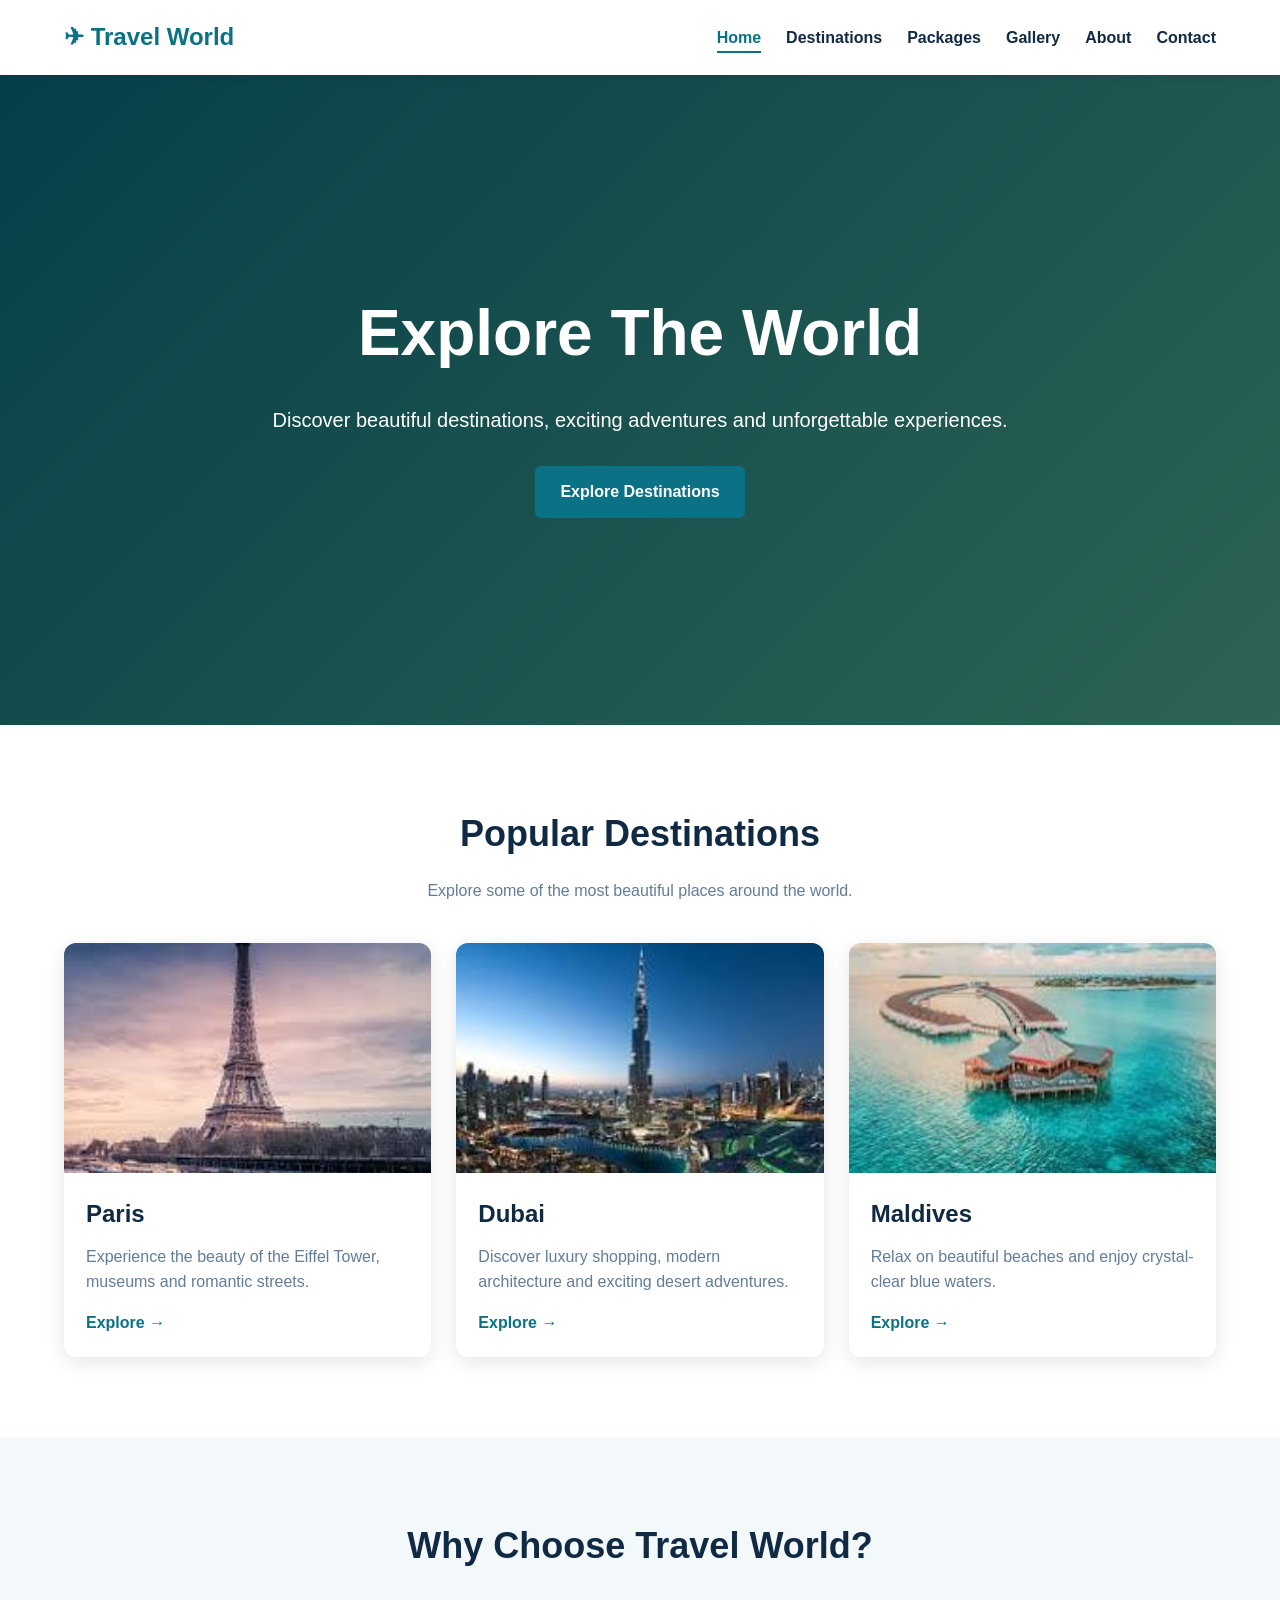
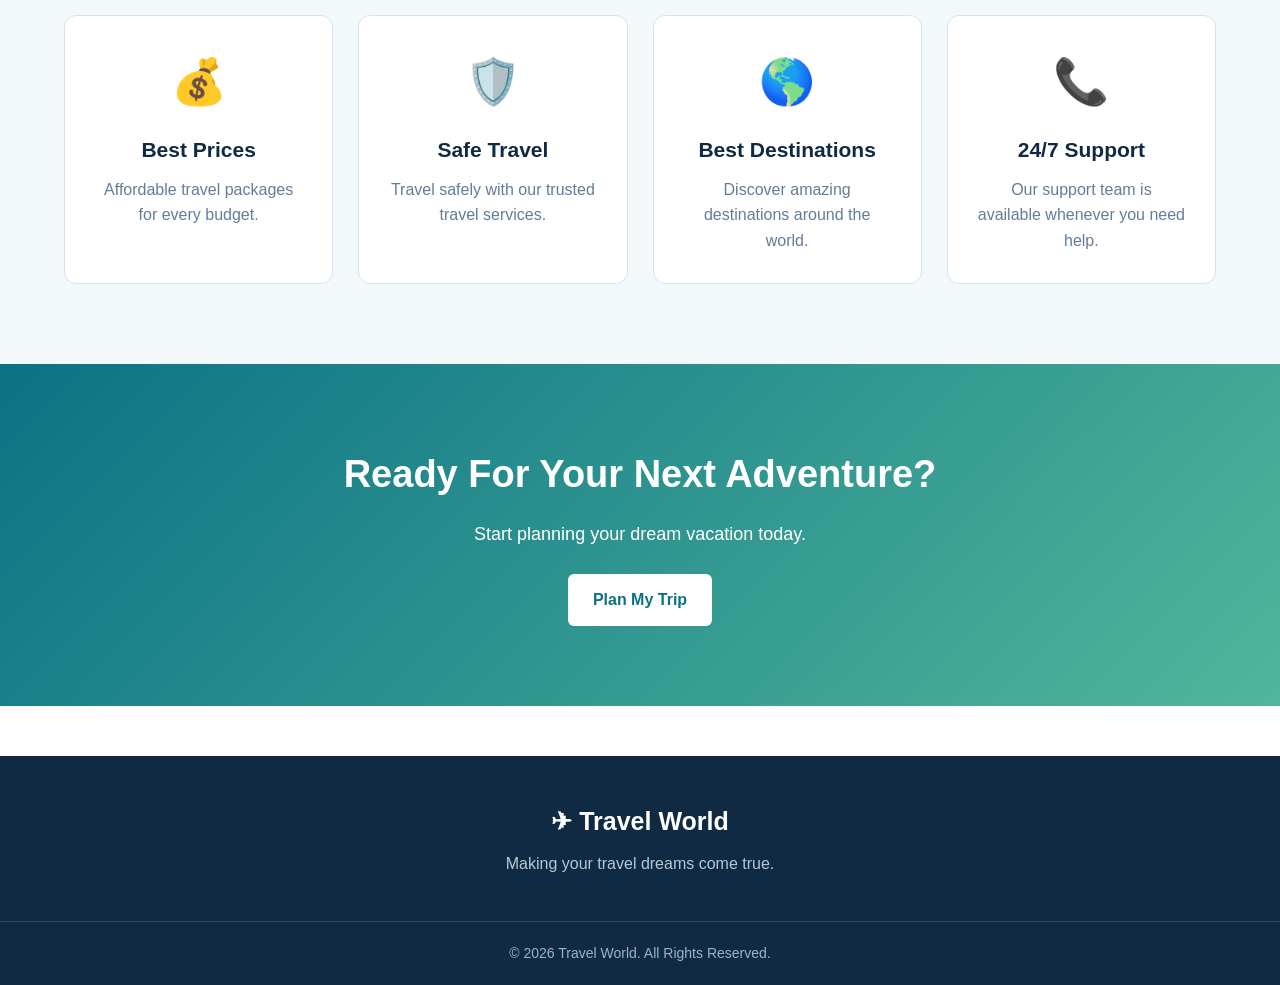
<file: index.html>
<!DOCTYPE html>
<html lang="en">

<head>
    <meta charset="UTF-8">
    <meta name="viewport" content="width=device-width, initial-scale=1.0">

    <title>Travel World | Home</title>

    <link rel="stylesheet" href="css/style.css">
</head>

<body>

    <!-- Navigation Bar -->
    <header>
        <nav class="navbar">

            <div class="logo">
                ✈ Travel World
            </div>

            <ul class="nav-links">
                <li><a href="index.html" class="active">Home</a></li>
                <li><a href="destinations.html">Destinations</a></li>
                <li><a href="packages.html">Packages</a></li>
                <li><a href="gallery.html">Gallery</a></li>
                <li><a href="about.html">About</a></li>
                <li><a href="contact.html">Contact</a></li>
            </ul>

        </nav>
    </header>


    <!-- Hero Section -->
    <section class="hero">

        <div class="hero-content">

            <h1>Explore The World</h1>

            <p>
                Discover beautiful destinations, exciting adventures
                and unforgettable experiences.
            </p>

            <a href="destinations.html" class="btn">
                Explore Destinations
            </a>

        </div>

    </section>


    <!-- Popular Destinations -->
    <section class="section">

        <h2>Popular Destinations</h2>

        <p class="section-description">
            Explore some of the most beautiful places around the world.
        </p>


        <div class="card-container">

            <!-- Paris -->
            <div class="card">

                <img src="images/paris.jpg" alt="Paris">

                <div class="card-content">

                    <h3>Paris</h3>

                    <p>
                        Experience the beauty of the Eiffel Tower,
                        museums and romantic streets.
                    </p>

                    <a href="destinations.html">
                        Explore →
                    </a>

                </div>

            </div>


            <!-- Dubai -->
            <div class="card">

                <img src="images/dubai.jpg" alt="Dubai">

                <div class="card-content">

                    <h3>Dubai</h3>

                    <p>
                        Discover luxury shopping, modern architecture
                        and exciting desert adventures.
                    </p>

                    <a href="destinations.html">
                        Explore →
                    </a>

                </div>

            </div>


            <!-- Maldives -->
            <div class="card">

                <img src="images/maldives.jpg" alt="Maldives">

                <div class="card-content">

                    <h3>Maldives</h3>

                    <p>
                        Relax on beautiful beaches and enjoy
                        crystal-clear blue waters.
                    </p>

                    <a href="destinations.html">
                        Explore →
                    </a>

                </div>

            </div>

        </div>

    </section>


    <!-- Why Choose Us -->
    <section class="features">

        <h2>Why Choose Travel World?</h2>

        <div class="feature-container">

            <div class="feature">

                <div class="feature-icon">
                    💰
                </div>

                <h3>Best Prices</h3>

                <p>
                    Affordable travel packages for every budget.
                </p>

            </div>


            <div class="feature">

                <div class="feature-icon">
                    🛡️
                </div>

                <h3>Safe Travel</h3>

                <p>
                    Travel safely with our trusted travel services.
                </p>

            </div>


            <div class="feature">

                <div class="feature-icon">
                    🌎
                </div>

                <h3>Best Destinations</h3>

                <p>
                    Discover amazing destinations around the world.
                </p>

            </div>


            <div class="feature">

                <div class="feature-icon">
                    📞
                </div>

                <h3>24/7 Support</h3>

                <p>
                    Our support team is available whenever you need help.
                </p>

            </div>

        </div>

    </section>


    <!-- Call To Action -->
    <section class="cta">

        <h2>Ready For Your Next Adventure?</h2>

        <p>
            Start planning your dream vacation today.
        </p>

        <a href="contact.html" class="btn">
            Plan My Trip
        </a>

    </section>


    <!-- Footer -->
    <footer>

        <div class="footer-content">

            <h3>✈ Travel World</h3>

            <p>
                Making your travel dreams come true.
            </p>

        </div>

        <div class="footer-bottom">

            <p>
                © 2026 Travel World. All Rights Reserved.
            </p>

        </div>

    </footer>

</body>

</html>
</file>
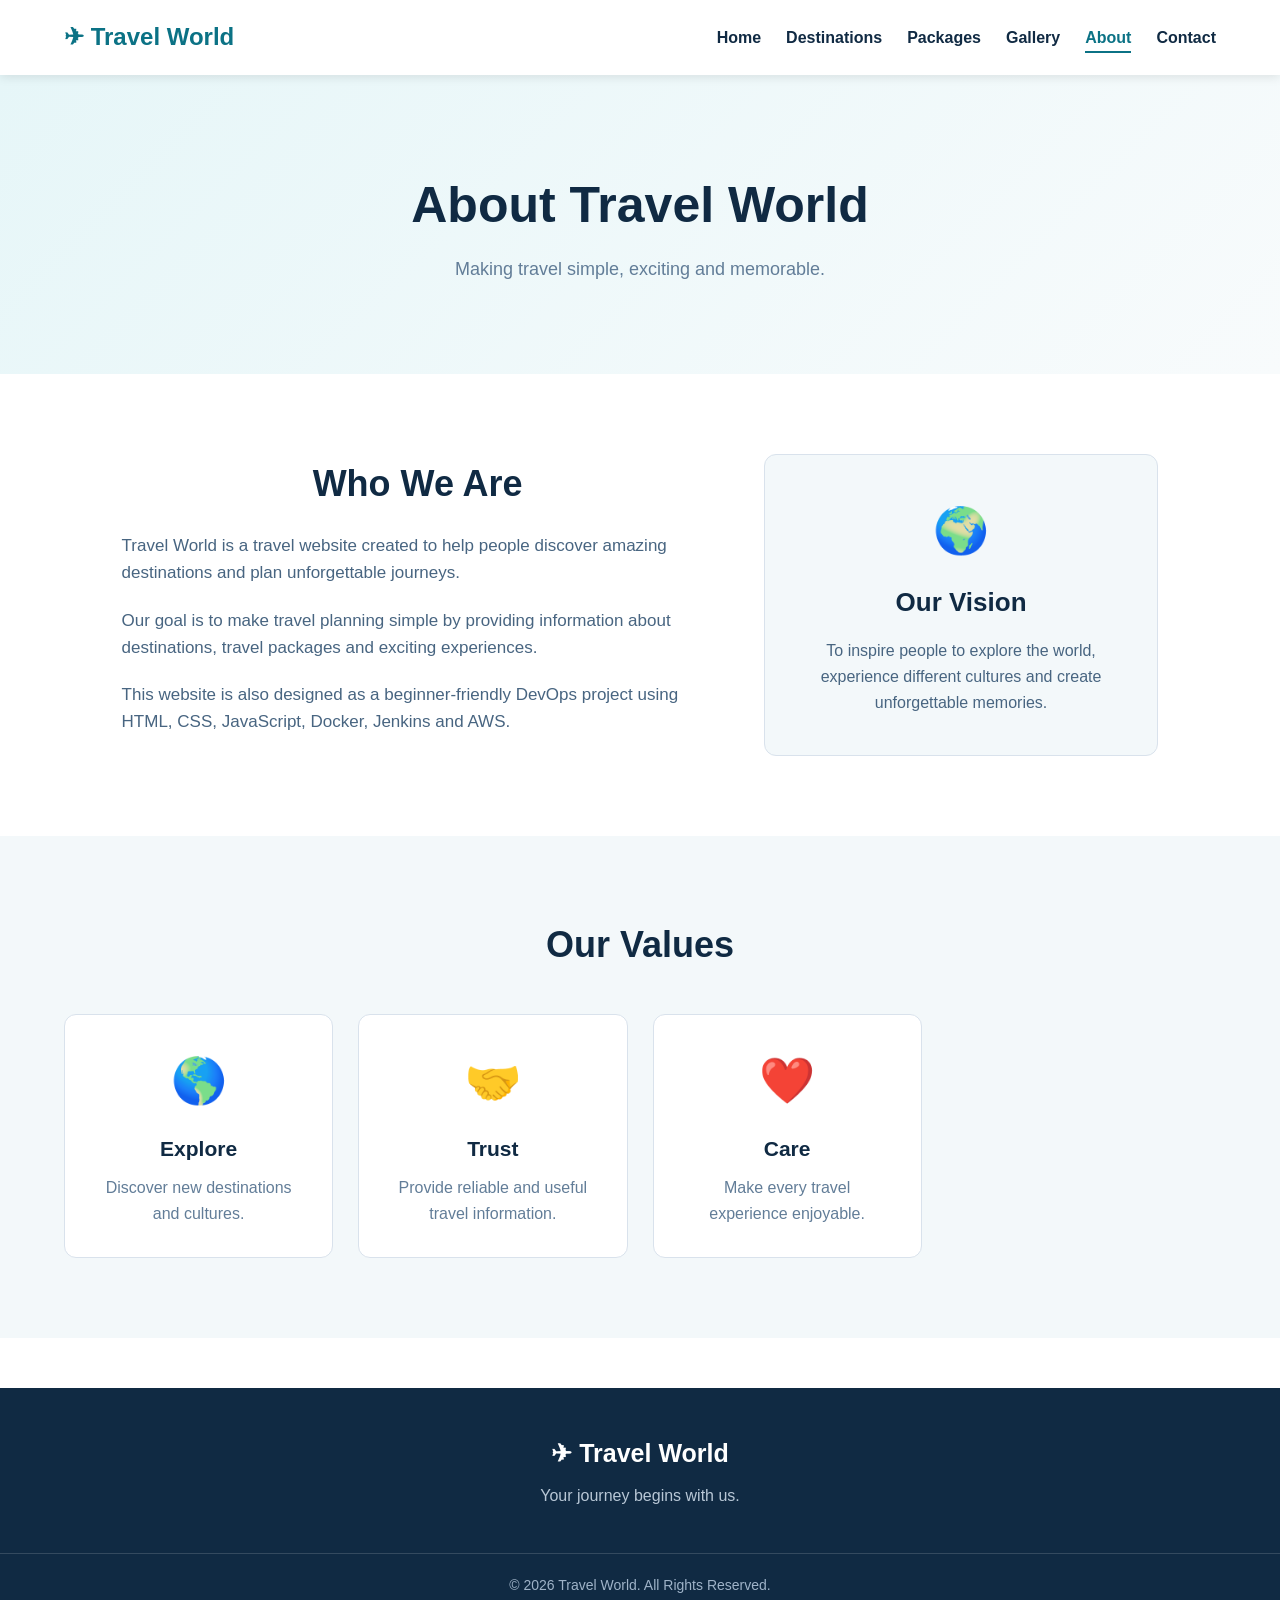
<file: about.html>
<!DOCTYPE html>
<html lang="en">

<head>

    <meta charset="UTF-8">

    <meta name="viewport" content="width=device-width, initial-scale=1.0">

    <title>Travel World | About</title>

    <link rel="stylesheet" href="css/style.css">

</head>

<body>


    <!-- Navigation -->
    <header>

        <nav class="navbar">

            <div class="logo">
                ✈ Travel World
            </div>

            <ul class="nav-links">

                <li>
                    <a href="index.html">
                        Home
                    </a>
                </li>

                <li>
                    <a href="destinations.html">
                        Destinations
                    </a>
                </li>

                <li>
                    <a href="packages.html">
                        Packages
                    </a>
                </li>

                <li>
                    <a href="gallery.html">
                        Gallery
                    </a>
                </li>

                <li>
                    <a href="about.html" class="active">
                        About
                    </a>
                </li>

                <li>
                    <a href="contact.html">
                        Contact
                    </a>
                </li>

            </ul>

        </nav>

    </header>


    <!-- Page Header -->
    <section class="page-header">

        <h1>About Travel World</h1>

        <p>
            Making travel simple, exciting and memorable.
        </p>

    </section>


    <!-- About Section -->
    <section class="section">

        <div class="about-container">


            <div class="about-text">

                <h2>Who We Are</h2>

                <p>
                    Travel World is a travel website created to help
                    people discover amazing destinations and plan
                    unforgettable journeys.
                </p>

                <p>
                    Our goal is to make travel planning simple by
                    providing information about destinations, travel
                    packages and exciting experiences.
                </p>

                <p>
                    This website is also designed as a beginner-friendly
                    DevOps project using HTML, CSS, JavaScript, Docker,
                    Jenkins and AWS.
                </p>

            </div>


            <div class="about-box">

                <div class="feature-icon">
                    🌍
                </div>

                <h3>Our Vision</h3>

                <p>
                    To inspire people to explore the world,
                    experience different cultures and create
                    unforgettable memories.
                </p>

            </div>

        </div>

    </section>


    <!-- Values -->
    <section class="features">

        <h2>Our Values</h2>


        <div class="feature-container">


            <div class="feature">

                <div class="feature-icon">
                    🌎
                </div>

                <h3>Explore</h3>

                <p>
                    Discover new destinations and cultures.
                </p>

            </div>


            <div class="feature">

                <div class="feature-icon">
                    🤝
                </div>

                <h3>Trust</h3>

                <p>
                    Provide reliable and useful travel information.
                </p>

            </div>


            <div class="feature">

                <div class="feature-icon">
                    ❤️
                </div>

                <h3>Care</h3>

                <p>
                    Make every travel experience enjoyable.
                </p>

            </div>


        </div>

    </section>


    <!-- Footer -->
    <footer>

        <div class="footer-content">

            <h3>✈ Travel World</h3>

            <p>
                Your journey begins with us.
            </p>

        </div>

        <div class="footer-bottom">

            <p>
                © 2026 Travel World. All Rights Reserved.
            </p>

        </div>

    </footer>


</body>

</html>
</file>
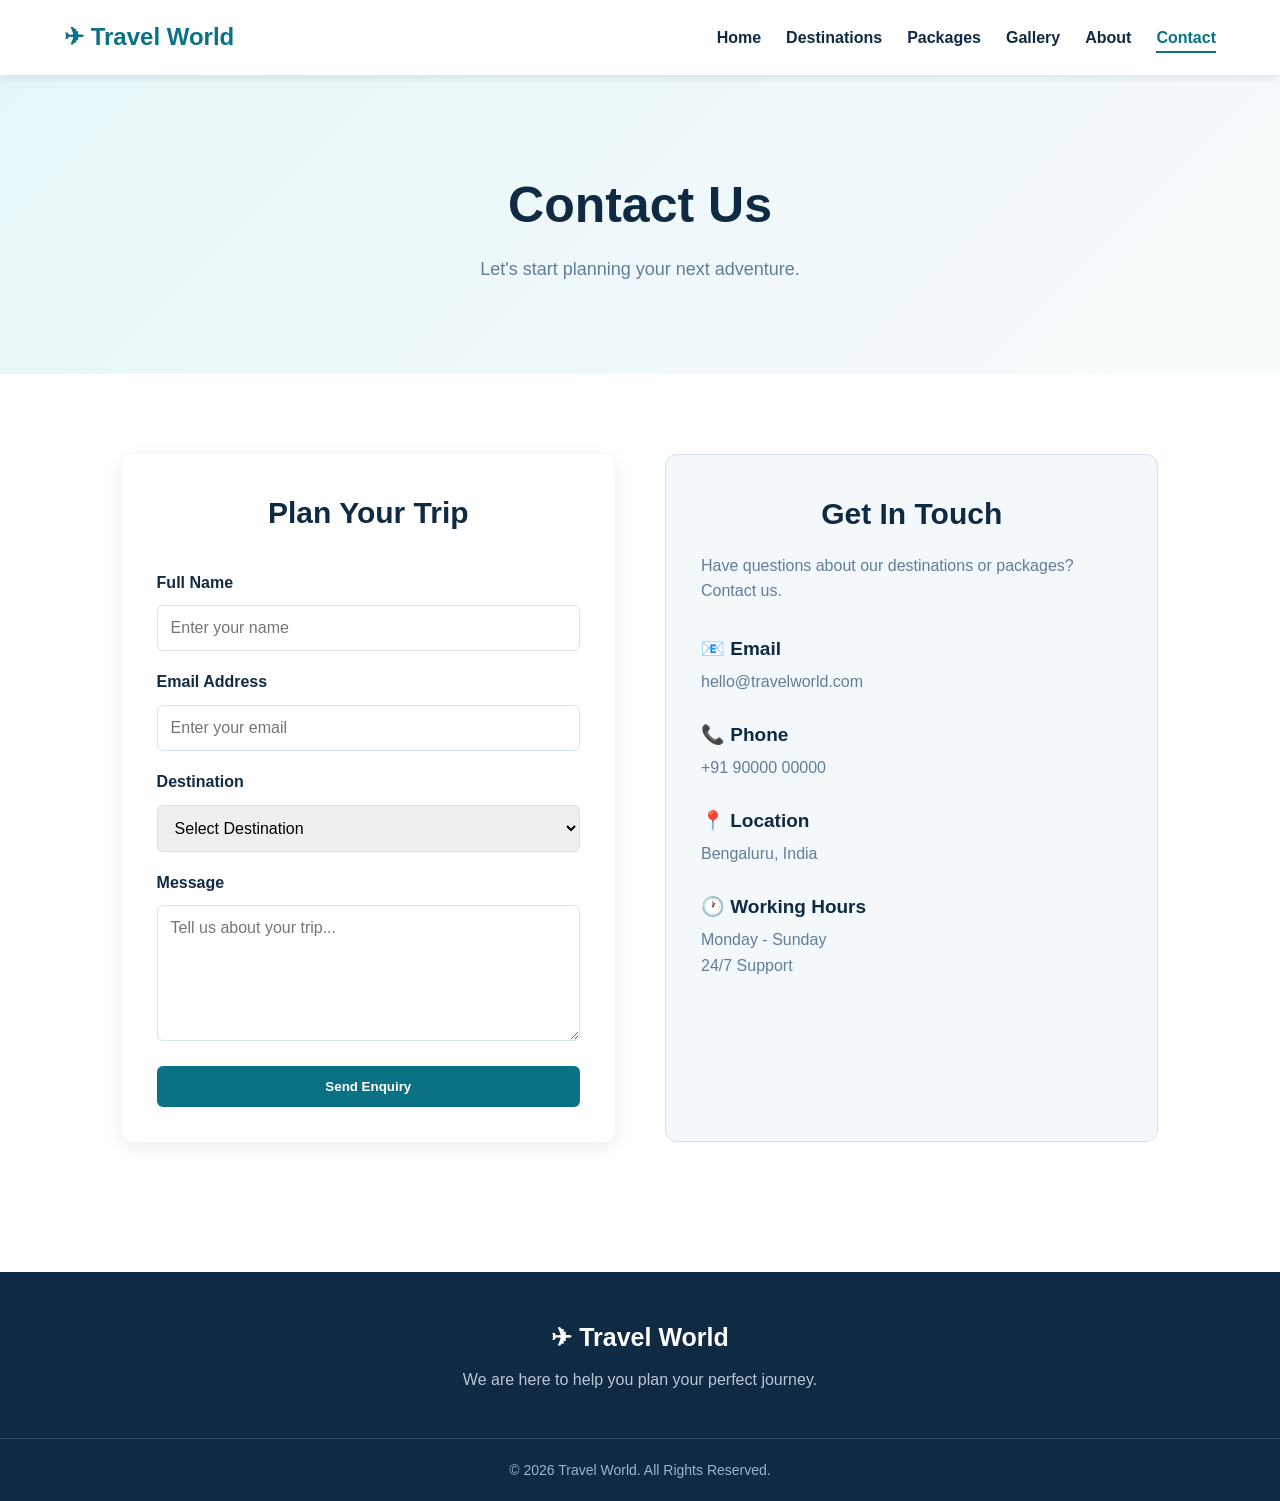
<file: contact.html>
<!DOCTYPE html>
<html lang="en">

<head>

    <meta charset="UTF-8">

    <meta name="viewport" content="width=device-width, initial-scale=1.0">

    <title>Travel World | Contact</title>

    <link rel="stylesheet" href="css/style.css">

</head>

<body>


    <!-- Navigation -->
    <header>

        <nav class="navbar">

            <div class="logo">
                ✈ Travel World
            </div>

            <ul class="nav-links">

                <li>
                    <a href="index.html">
                        Home
                    </a>
                </li>

                <li>
                    <a href="destinations.html">
                        Destinations
                    </a>
                </li>

                <li>
                    <a href="packages.html">
                        Packages
                    </a>
                </li>

                <li>
                    <a href="gallery.html">
                        Gallery
                    </a>
                </li>

                <li>
                    <a href="about.html">
                        About
                    </a>
                </li>

                <li>
                    <a href="contact.html" class="active">
                        Contact
                    </a>
                </li>

            </ul>

        </nav>

    </header>


    <!-- Page Header -->
    <section class="page-header">

        <h1>Contact Us</h1>

        <p>
            Let's start planning your next adventure.
        </p>

    </section>


    <!-- Contact Section -->
    <section class="section">

        <div class="contact-container">


            <!-- Contact Form -->
            <div class="contact-form">

                <h2>Plan Your Trip</h2>

                <form>

                    <label for="name">
                        Full Name
                    </label>

                    <input
                        type="text"
                        id="name"
                        name="name"
                        placeholder="Enter your name"
                        required
                    >


                    <label for="email">
                        Email Address
                    </label>

                    <input
                        type="email"
                        id="email"
                        name="email"
                        placeholder="Enter your email"
                        required
                    >


                    <label for="destination">
                        Destination
                    </label>

                    <select
                        id="destination"
                        name="destination"
                        required
                    >

                        <option value="">
                            Select Destination
                        </option>

                        <option value="Paris">
                            Paris
                        </option>

                        <option value="Dubai">
                            Dubai
                        </option>

                        <option value="Maldives">
                            Maldives
                        </option>

                        <option value="London">
                            London
                        </option>

                        <option value="Bali">
                            Bali
                        </option>

                    </select>


                    <label for="message">
                        Message
                    </label>

                    <textarea
                        id="message"
                        name="message"
                        rows="6"
                        placeholder="Tell us about your trip..."
                        required
                    ></textarea>


                    <button
                        type="submit"
                        class="btn"
                    >
                        Send Enquiry
                    </button>

                </form>

            </div>


            <!-- Contact Information -->
            <div class="contact-info">

                <h2>Get In Touch</h2>

                <p>
                    Have questions about our destinations or
                    packages? Contact us.
                </p>


                <div class="info">

                    <h3>📧 Email</h3>

                    <p>
                        hello@travelworld.com
                    </p>

                </div>


                <div class="info">

                    <h3>📞 Phone</h3>

                    <p>
                        +91 90000 00000
                    </p>

                </div>


                <div class="info">

                    <h3>📍 Location</h3>

                    <p>
                        Bengaluru, India
                    </p>

                </div>


                <div class="info">

                    <h3>🕐 Working Hours</h3>

                    <p>
                        Monday - Sunday
                    </p>

                    <p>
                        24/7 Support
                    </p>

                </div>

            </div>

        </div>

    </section>


    <!-- Footer -->
    <footer>

        <div class="footer-content">

            <h3>✈ Travel World</h3>

            <p>
                We are here to help you plan your perfect journey.
            </p>

        </div>

        <div class="footer-bottom">

            <p>
                © 2026 Travel World. All Rights Reserved.
            </p>

        </div>

    </footer>


</body>

</html>
</file>
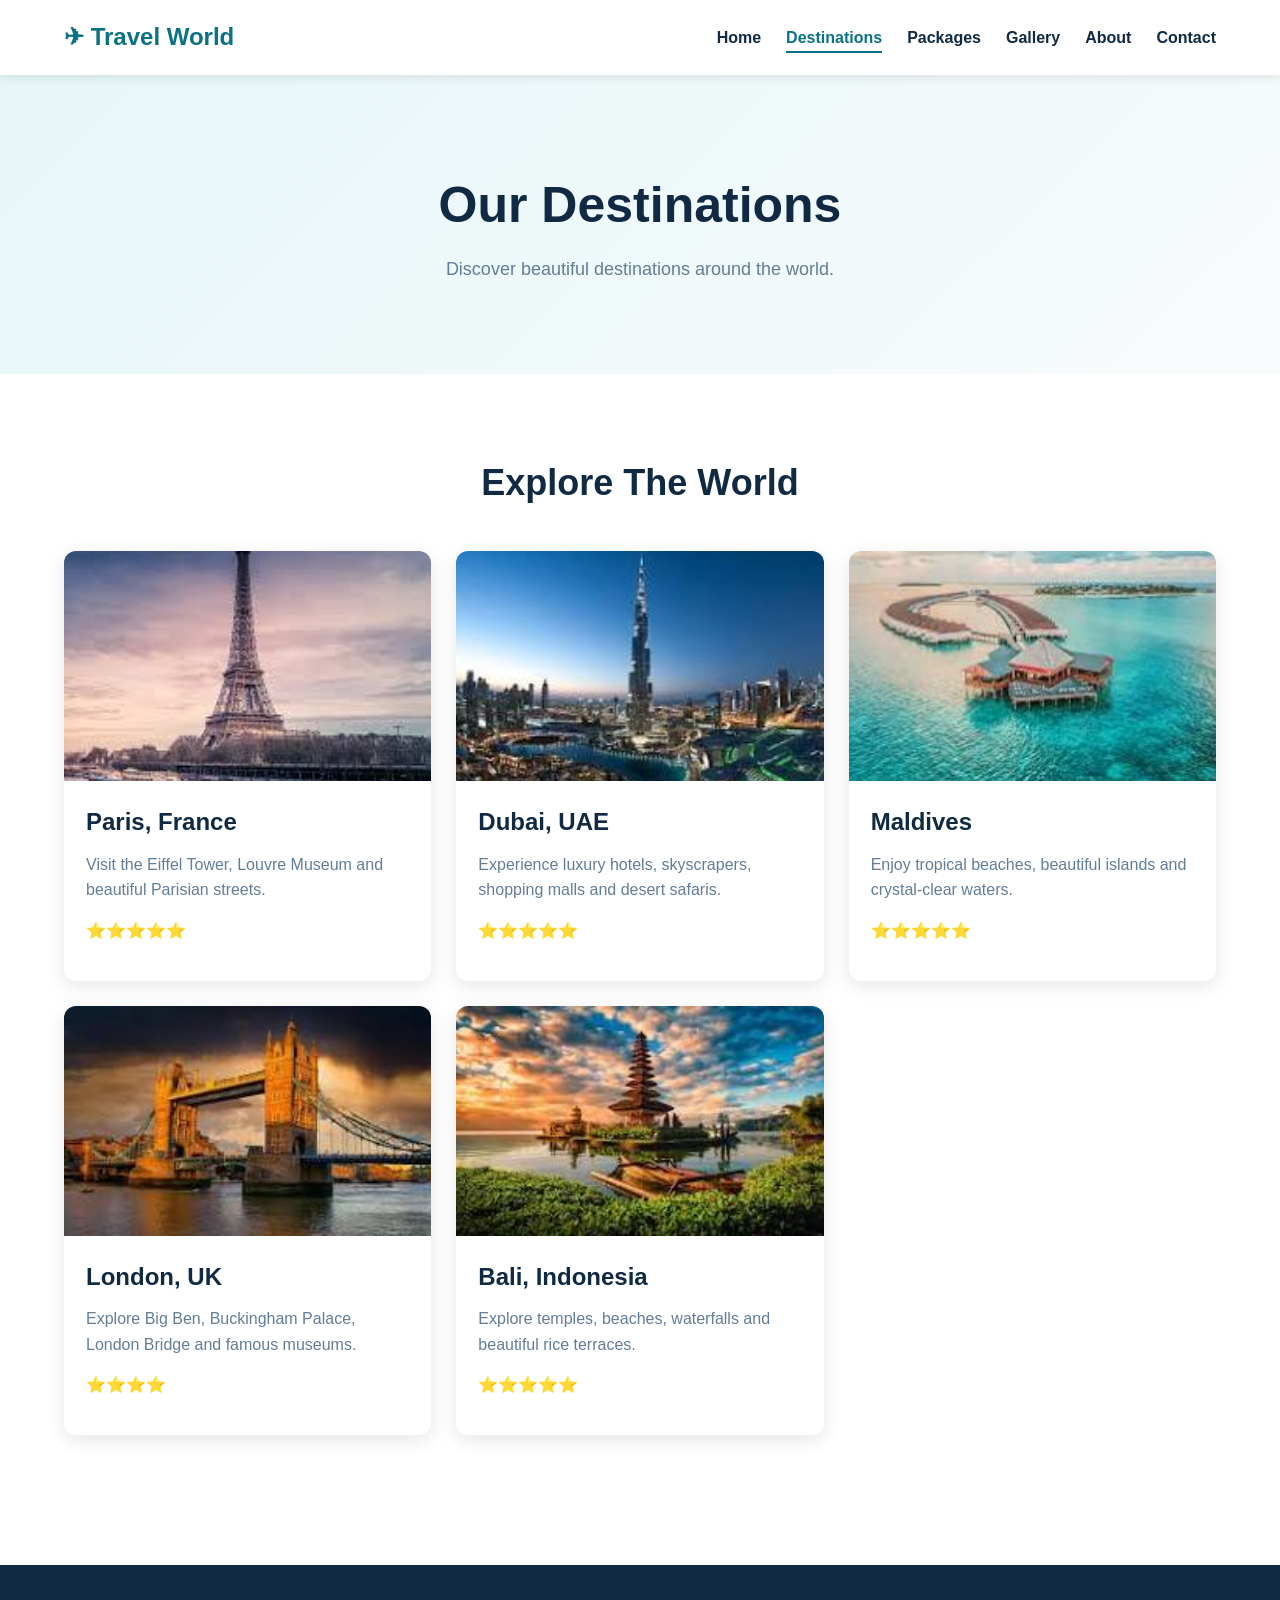
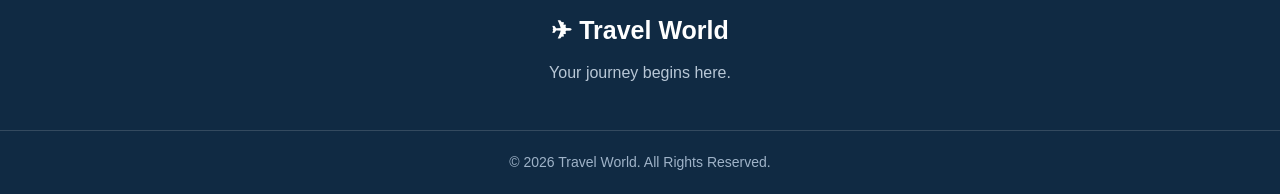
<file: destinations.html>
<!DOCTYPE html>
<html lang="en">

<head>

    <meta charset="UTF-8">

    <meta name="viewport" content="width=device-width, initial-scale=1.0">

    <title>Travel World | Destinations</title>

    <link rel="stylesheet" href="css/style.css">

</head>

<body>


    <!-- Navigation -->
    <header>

        <nav class="navbar">

            <div class="logo">
                ✈ Travel World
            </div>

            <ul class="nav-links">

                <li>
                    <a href="index.html">
                        Home
                    </a>
                </li>

                <li>
                    <a href="destinations.html" class="active">
                        Destinations
                    </a>
                </li>

                <li>
                    <a href="packages.html">
                        Packages
                    </a>
                </li>

                <li>
                    <a href="gallery.html">
                        Gallery
                    </a>
                </li>

                <li>
                    <a href="about.html">
                        About
                    </a>
                </li>

                <li>
                    <a href="contact.html">
                        Contact
                    </a>
                </li>

            </ul>

        </nav>

    </header>


    <!-- Page Header -->
    <section class="page-header">

        <h1>Our Destinations</h1>

        <p>
            Discover beautiful destinations around the world.
        </p>

    </section>


    <!-- Destinations -->
    <section class="section">

        <h2>Explore The World</h2>

        <div class="card-container">


            <!-- Paris -->
            <div class="card">

                <img src="images/paris.jpg" alt="Paris">

                <div class="card-content">

                    <h3>Paris, France</h3>

                    <p>
                        Visit the Eiffel Tower, Louvre Museum
                        and beautiful Parisian streets.
                    </p>

                    <p>
                        ⭐⭐⭐⭐⭐
                    </p>

                </div>

            </div>


            <!-- Dubai -->
            <div class="card">

                <img src="images/dubai.jpg" alt="Dubai">

                <div class="card-content">

                    <h3>Dubai, UAE</h3>

                    <p>
                        Experience luxury hotels, skyscrapers,
                        shopping malls and desert safaris.
                    </p>

                    <p>
                        ⭐⭐⭐⭐⭐
                    </p>

                </div>

            </div>


            <!-- Maldives -->
            <div class="card">

                <img src="images/maldives.jpg" alt="Maldives">

                <div class="card-content">

                    <h3>Maldives</h3>

                    <p>
                        Enjoy tropical beaches, beautiful islands
                        and crystal-clear waters.
                    </p>

                    <p>
                        ⭐⭐⭐⭐⭐
                    </p>

                </div>

            </div>


            <!-- London -->
            <div class="card">

                <img src="images/london.jpg" alt="London">

                <div class="card-content">

                    <h3>London, UK</h3>

                    <p>
                        Explore Big Ben, Buckingham Palace,
                        London Bridge and famous museums.
                    </p>

                    <p>
                        ⭐⭐⭐⭐
                    </p>

                </div>

            </div>


            <!-- Bali -->
            <div class="card">

                <img src="images/bali.jpg" alt="Bali">

                <div class="card-content">

                    <h3>Bali, Indonesia</h3>

                    <p>
                        Explore temples, beaches, waterfalls
                        and beautiful rice terraces.
                    </p>

                    <p>
                        ⭐⭐⭐⭐⭐
                    </p>

                </div>

            </div>

        </div>

    </section>


    <!-- Footer -->
    <footer>

        <div class="footer-content">

            <h3>✈ Travel World</h3>

            <p>
                Your journey begins here.
            </p>

        </div>

        <div class="footer-bottom">

            <p>
                © 2026 Travel World. All Rights Reserved.
            </p>

        </div>

    </footer>


</body>

</html>
</file>
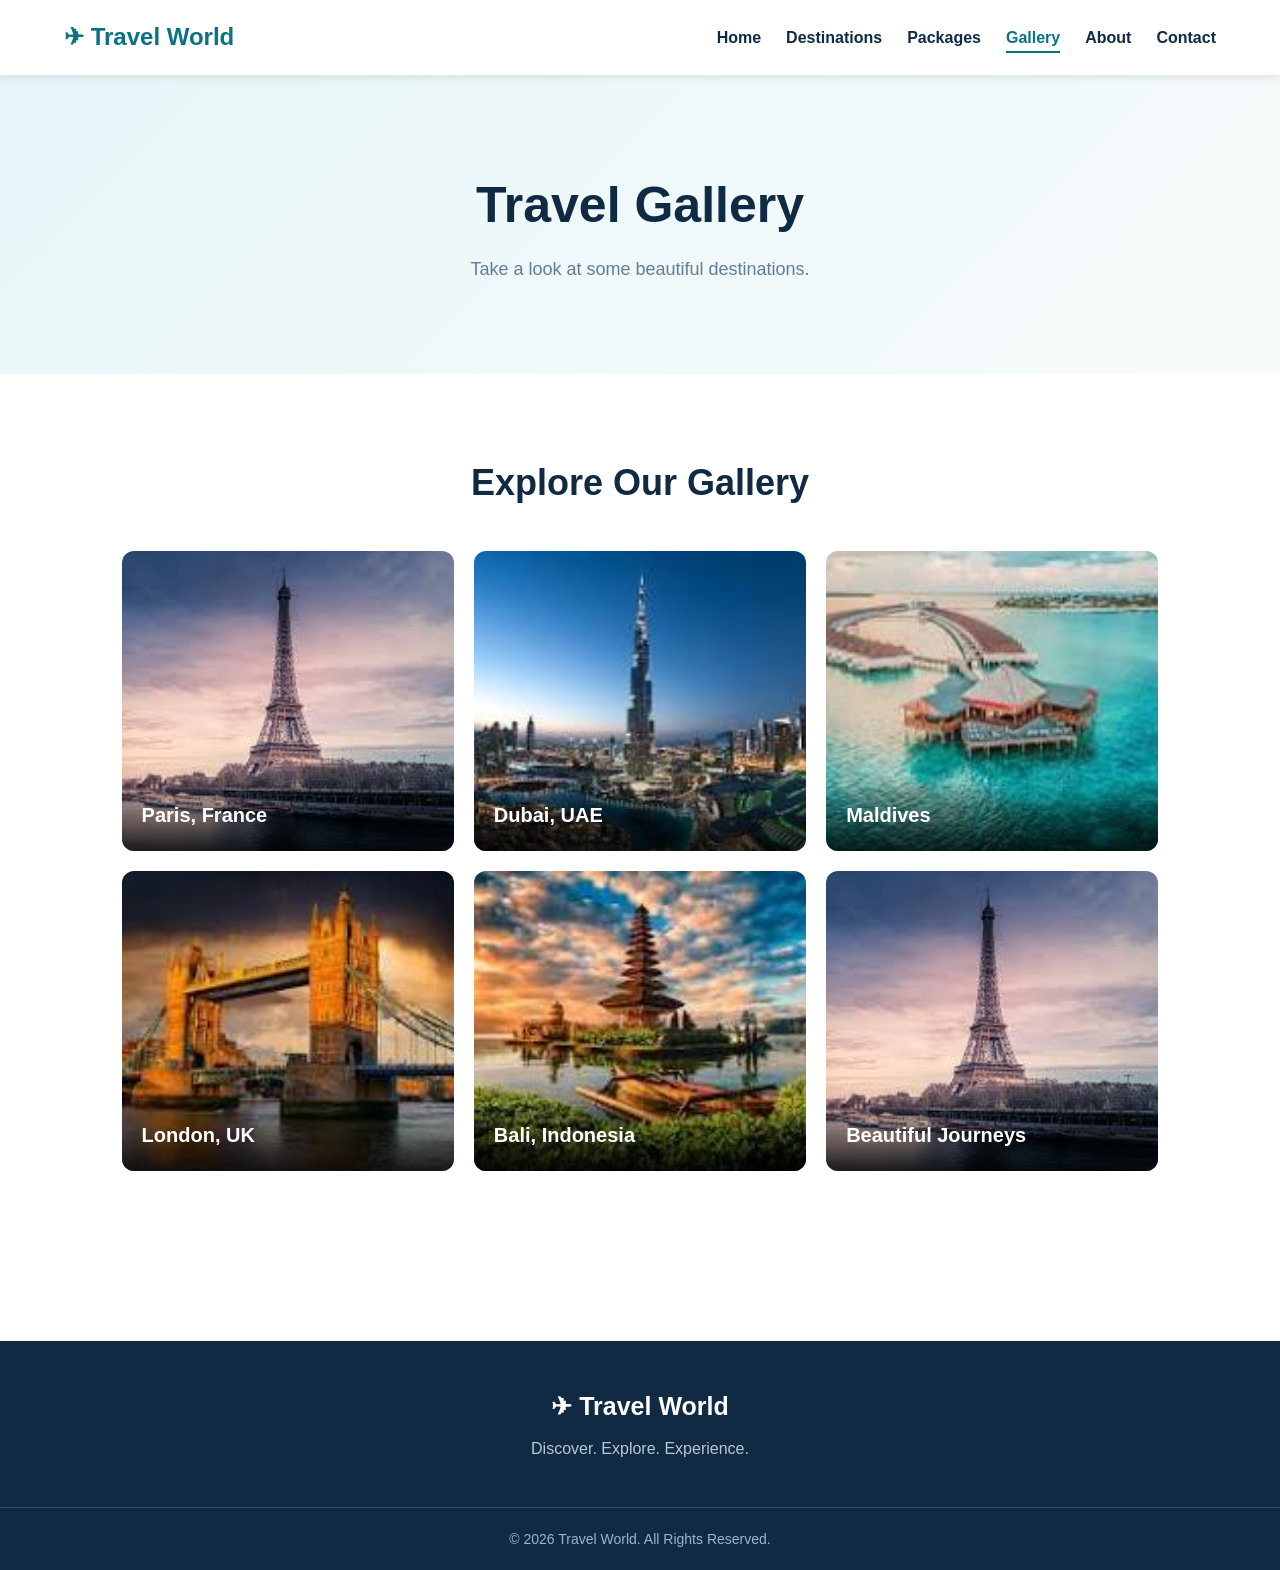
<file: gallery.html>
<!DOCTYPE html>
<html lang="en">

<head>

    <meta charset="UTF-8">

    <meta name="viewport" content="width=device-width, initial-scale=1.0">

    <title>Travel World | Gallery</title>

    <link rel="stylesheet" href="css/style.css">

</head>

<body>


    <!-- Navigation -->
    <header>

        <nav class="navbar">

            <div class="logo">
                ✈ Travel World
            </div>

            <ul class="nav-links">

                <li>
                    <a href="index.html">
                        Home
                    </a>
                </li>

                <li>
                    <a href="destinations.html">
                        Destinations
                    </a>
                </li>

                <li>
                    <a href="packages.html">
                        Packages
                    </a>
                </li>

                <li>
                    <a href="gallery.html" class="active">
                        Gallery
                    </a>
                </li>

                <li>
                    <a href="about.html">
                        About
                    </a>
                </li>

                <li>
                    <a href="contact.html">
                        Contact
                    </a>
                </li>

            </ul>

        </nav>

    </header>


    <!-- Page Header -->
    <section class="page-header">

        <h1>Travel Gallery</h1>

        <p>
            Take a look at some beautiful destinations.
        </p>

    </section>


    <!-- Gallery -->
    <section class="section">

        <h2>Explore Our Gallery</h2>


        <div class="gallery-container">


            <div class="gallery-item">

                <img src="images/paris.jpg" alt="Paris">

                <div class="gallery-caption">
                    Paris, France
                </div>

            </div>


            <div class="gallery-item">

                <img src="images/dubai.jpg" alt="Dubai">

                <div class="gallery-caption">
                    Dubai, UAE
                </div>

            </div>


            <div class="gallery-item">

                <img src="images/maldives.jpg" alt="Maldives">

                <div class="gallery-caption">
                    Maldives
                </div>

            </div>


            <div class="gallery-item">

                <img src="images/london.jpg" alt="London">

                <div class="gallery-caption">
                    London, UK
                </div>

            </div>


            <div class="gallery-item">

                <img src="images/bali.jpg" alt="Bali">

                <div class="gallery-caption">
                    Bali, Indonesia
                </div>

            </div>


            <div class="gallery-item">

                <img src="images/paris.jpg" alt="Travel">

                <div class="gallery-caption">
                    Beautiful Journeys
                </div>

            </div>

        </div>

    </section>


    <!-- Footer -->
    <footer>

        <div class="footer-content">

            <h3>✈ Travel World</h3>

            <p>
                Discover. Explore. Experience.
            </p>

        </div>

        <div class="footer-bottom">

            <p>
                © 2026 Travel World. All Rights Reserved.
            </p>

        </div>

    </footer>


</body>

</html>
</file>
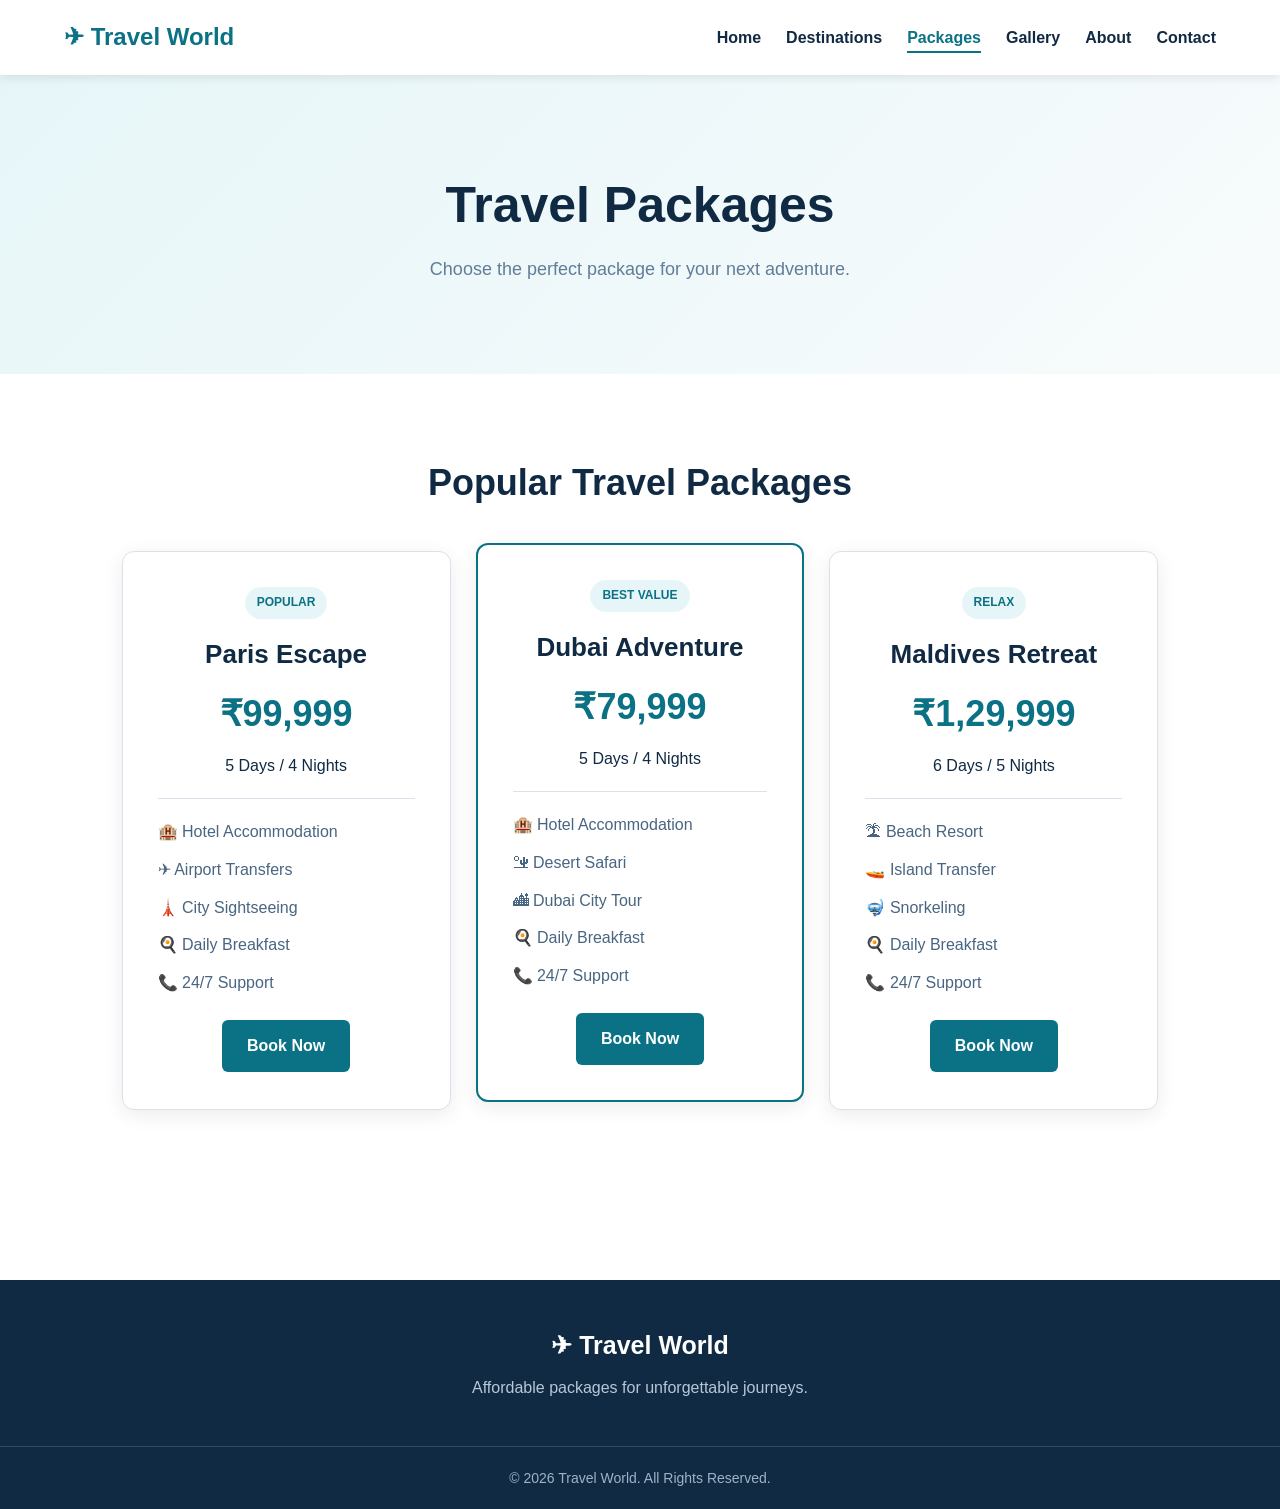
<file: packages.html>
<!DOCTYPE html>
<html lang="en">

<head>

    <meta charset="UTF-8">

    <meta name="viewport" content="width=device-width, initial-scale=1.0">

    <title>Travel World | Packages</title>

    <link rel="stylesheet" href="css/style.css">

</head>

<body>


    <!-- Navigation -->
    <header>

        <nav class="navbar">

            <div class="logo">
                ✈ Travel World
            </div>

            <ul class="nav-links">

                <li>
                    <a href="index.html">
                        Home
                    </a>
                </li>

                <li>
                    <a href="destinations.html">
                        Destinations
                    </a>
                </li>

                <li>
                    <a href="packages.html" class="active">
                        Packages
                    </a>
                </li>

                <li>
                    <a href="gallery.html">
                        Gallery
                    </a>
                </li>

                <li>
                    <a href="about.html">
                        About
                    </a>
                </li>

                <li>
                    <a href="contact.html">
                        Contact
                    </a>
                </li>

            </ul>

        </nav>

    </header>


    <!-- Page Header -->
    <section class="page-header">

        <h1>Travel Packages</h1>

        <p>
            Choose the perfect package for your next adventure.
        </p>

    </section>


    <!-- Packages -->
    <section class="section">

        <h2>Popular Travel Packages</h2>


        <div class="package-container">


            <!-- Paris Package -->
            <div class="package">

                <span class="package-tag">
                    POPULAR
                </span>

                <h3>Paris Escape</h3>

                <div class="price">
                    ₹99,999
                </div>

                <p>
                    5 Days / 4 Nights
                </p>

                <hr>

                <ul>

                    <li>🏨 Hotel Accommodation</li>

                    <li>✈ Airport Transfers</li>

                    <li>🗼 City Sightseeing</li>

                    <li>🍳 Daily Breakfast</li>

                    <li>📞 24/7 Support</li>

                </ul>

                <a href="contact.html" class="btn">
                    Book Now
                </a>

            </div>


            <!-- Dubai Package -->
            <div class="package featured">

                <span class="package-tag">
                    BEST VALUE
                </span>

                <h3>Dubai Adventure</h3>

                <div class="price">
                    ₹79,999
                </div>

                <p>
                    5 Days / 4 Nights
                </p>

                <hr>

                <ul>

                    <li>🏨 Hotel Accommodation</li>

                    <li>🏜 Desert Safari</li>

                    <li>🏙 Dubai City Tour</li>

                    <li>🍳 Daily Breakfast</li>

                    <li>📞 24/7 Support</li>

                </ul>

                <a href="contact.html" class="btn">
                    Book Now
                </a>

            </div>


            <!-- Maldives Package -->
            <div class="package">

                <span class="package-tag">
                    RELAX
                </span>

                <h3>Maldives Retreat</h3>

                <div class="price">
                    ₹1,29,999
                </div>

                <p>
                    6 Days / 5 Nights
                </p>

                <hr>

                <ul>

                    <li>🏝 Beach Resort</li>

                    <li>🚤 Island Transfer</li>

                    <li>🤿 Snorkeling</li>

                    <li>🍳 Daily Breakfast</li>

                    <li>📞 24/7 Support</li>

                </ul>

                <a href="contact.html" class="btn">
                    Book Now
                </a>

            </div>

        </div>

    </section>


    <!-- Footer -->
    <footer>

        <div class="footer-content">

            <h3>✈ Travel World</h3>

            <p>
                Affordable packages for unforgettable journeys.
            </p>

        </div>

        <div class="footer-bottom">

            <p>
                © 2026 Travel World. All Rights Reserved.
            </p>

        </div>

    </footer>


</body>

</html>
</file>
<file: css/style.css>
/* =========================================
   TRAVEL WORLD - MAIN STYLESHEET
   ========================================= */


/* ---------- RESET ---------- */

* {
    margin: 0;
    padding: 0;
    box-sizing: border-box;
}

html {
    scroll-behavior: smooth;
}

body {
    font-family: Arial, Helvetica, sans-serif;
    line-height: 1.6;
    color: #102a43;
    background-color: #ffffff;
}


/* ---------- GENERAL ---------- */

a {
    text-decoration: none;
}

img {
    width: 100%;
    display: block;
}

.section {
    width: 90%;
    max-width: 1200px;
    margin: auto;
    padding: 80px 0;
}

.section h2 {
    text-align: center;
    font-size: 36px;
    margin-bottom: 15px;
    color: #102a43;
}

.section-description {
    text-align: center;
    color: #627d98;
    margin-bottom: 40px;
}


/* =========================================
   NAVIGATION BAR
   ========================================= */

header {
    background-color: #ffffff;
    box-shadow: 0 2px 10px rgba(0, 0, 0, 0.1);
    position: sticky;
    top: 0;
    z-index: 1000;
}

.navbar {
    width: 90%;
    max-width: 1200px;
    margin: auto;

    min-height: 75px;

    display: flex;
    justify-content: space-between;
    align-items: center;
}

.logo {
    font-size: 24px;
    font-weight: bold;
    color: #0b7285;
}

.nav-links {
    display: flex;
    list-style: none;
    gap: 25px;
}

.nav-links a {
    color: #102a43;
    font-weight: 600;
    transition: 0.3s;
}

.nav-links a:hover {
    color: #0b7285;
}

.nav-links a.active {
    color: #0b7285;
    border-bottom: 2px solid #0b7285;
    padding-bottom: 5px;
}


/* =========================================
   HERO SECTION
   ========================================= */

.hero {
    min-height: 650px;

    display: flex;
    justify-content: center;
    align-items: center;

    text-align: center;

    background:
        linear-gradient(
            rgba(0, 0, 0, 0.45),
            rgba(0, 0, 0, 0.45)
        ),
        linear-gradient(
            135deg,
            #0b7285,
            #52b69a
        );

    color: #ffffff;
}

.hero-content {
    width: 90%;
    max-width: 850px;
}

.hero h1 {
    font-size: 64px;
    margin-bottom: 20px;
}

.hero p {
    font-size: 20px;
    margin-bottom: 30px;
}


/* =========================================
   BUTTON
   ========================================= */

.btn {
    display: inline-block;

    background-color: #0b7285;
    color: #ffffff;

    padding: 13px 25px;

    border-radius: 6px;

    font-weight: bold;

    border: none;

    cursor: pointer;

    transition: 0.3s;
}

.btn:hover {
    background-color: #075968;
    transform: translateY(-2px);
}


/* =========================================
   DESTINATION CARDS
   ========================================= */

.card-container {
    display: grid;

    grid-template-columns:
        repeat(3, 1fr);

    gap: 25px;

    margin-top: 40px;
}

.card {
    background-color: #ffffff;

    border-radius: 12px;

    overflow: hidden;

    box-shadow:
        0 5px 20px
        rgba(0, 0, 0, 0.1);

    transition: 0.3s;
}

.card:hover {
    transform: translateY(-8px);

    box-shadow:
        0 10px 30px
        rgba(0, 0, 0, 0.15);
}

.card img {
    height: 230px;
    object-fit: cover;
}

.card-content {
    padding: 22px;
}

.card-content h3 {
    font-size: 24px;
    margin-bottom: 10px;
}

.card-content p {
    color: #627d98;
    margin-bottom: 15px;
}

.card-content a {
    color: #0b7285;
    font-weight: bold;
}


/* =========================================
   FEATURES
   ========================================= */

.features {
    background-color: #f3f8fa;

    padding: 80px 5%;

    text-align: center;
}

.features h2 {
    font-size: 36px;

    margin-bottom: 40px;
}

.feature-container {
    max-width: 1200px;

    margin: auto;

    display: grid;

    grid-template-columns:
        repeat(4, 1fr);

    gap: 25px;
}

.feature {
    background-color: #ffffff;

    padding: 30px;

    border-radius: 12px;

    border: 1px solid #d9e2ec;

    transition: 0.3s;
}

.feature:hover {
    transform: translateY(-5px);
}

.feature-icon {
    font-size: 45px;

    margin-bottom: 15px;
}

.feature h3 {
    font-size: 21px;

    margin-bottom: 10px;
}

.feature p {
    color: #627d98;
}


/* =========================================
   CALL TO ACTION
   ========================================= */

.cta {
    text-align: center;

    padding: 80px 20px;

    background:
        linear-gradient(
            135deg,
            #0b7285,
            #52b69a
        );

    color: #ffffff;
}

.cta h2 {
    font-size: 38px;

    margin-bottom: 15px;
}

.cta p {
    font-size: 18px;

    margin-bottom: 25px;
}

.cta .btn {
    background-color: #ffffff;

    color: #0b7285;
}

.cta .btn:hover {
    background-color: #f1f1f1;
}


/* =========================================
   PAGE HEADER
   ========================================= */

.page-header {
    padding: 90px 20px;

    text-align: center;

    background:
        linear-gradient(
            135deg,
            #e6f6f8,
            #f8fbfc
        );
}

.page-header h1 {
    font-size: 50px;

    margin-bottom: 10px;
}

.page-header p {
    font-size: 18px;

    color: #627d98;
}


/* =========================================
   TRAVEL PACKAGES
   ========================================= */

.package-container {
    width: 90%;
    max-width: 1100px;

    margin: 40px auto;

    display: grid;

    grid-template-columns:
        repeat(3, 1fr);

    gap: 25px;
}

.package {
    position: relative;

    background-color: #ffffff;

    border: 1px solid #d9e2ec;

    border-radius: 12px;

    padding: 35px;

    text-align: center;

    box-shadow:
        0 5px 20px
        rgba(0, 0, 0, 0.08);
}

.package.featured {
    border: 2px solid #0b7285;

    transform: translateY(-8px);
}

.package-tag {
    display: inline-block;

    background-color: #e6f6f8;

    color: #0b7285;

    padding: 6px 12px;

    border-radius: 20px;

    font-size: 12px;

    font-weight: bold;

    margin-bottom: 15px;
}

.package h3 {
    font-size: 26px;

    margin-bottom: 10px;
}

.price {
    font-size: 36px;

    font-weight: bold;

    color: #0b7285;

    margin-bottom: 10px;
}

.package hr {
    border: none;

    border-top: 1px solid #d9e2ec;

    margin: 20px 0;
}

.package ul {
    list-style: none;

    text-align: left;

    margin-bottom: 25px;
}

.package li {
    margin: 12px 0;

    color: #486581;
}


/* =========================================
   GALLERY
   ========================================= */

.gallery-container {
    width: 90%;
    max-width: 1200px;

    margin: 40px auto;

    display: grid;

    grid-template-columns:
        repeat(3, 1fr);

    gap: 20px;
}

.gallery-item {
    position: relative;

    overflow: hidden;

    border-radius: 12px;

    height: 300px;
}

.gallery-item img {
    width: 100%;
    height: 100%;

    object-fit: cover;

    transition: 0.4s;
}

.gallery-item:hover img {
    transform: scale(1.08);
}

.gallery-caption {
    position: absolute;

    left: 0;
    right: 0;
    bottom: 0;

    padding: 20px;

    color: #ffffff;

    font-size: 20px;

    font-weight: bold;

    background:
        linear-gradient(
            transparent,
            rgba(0, 0, 0, 0.8)
        );
}


/* =========================================
   ABOUT PAGE
   ========================================= */

.about-container {
    width: 90%;
    max-width: 1100px;

    margin: auto;

    display: grid;

    grid-template-columns:
        1.2fr 0.8fr;

    gap: 50px;

    align-items: center;
}

.about-text h2 {
    font-size: 36px;

    margin-bottom: 20px;
}

.about-text p {
    color: #486581;

    margin-bottom: 20px;

    font-size: 17px;
}

.about-box {
    background-color: #f3f8fa;

    border: 1px solid #d9e2ec;

    border-radius: 12px;

    padding: 40px;

    text-align: center;
}

.about-box h3 {
    font-size: 26px;

    margin-bottom: 15px;
}

.about-box p {
    color: #486581;
}


/* =========================================
   CONTACT PAGE
   ========================================= */

.contact-container {
    width: 90%;
    max-width: 1100px;

    margin: auto;

    display: grid;

    grid-template-columns:
        1fr 1fr;

    gap: 50px;
}

.contact-form {
    background-color: #ffffff;

    padding: 35px;

    border-radius: 12px;

    box-shadow:
        0 5px 20px
        rgba(0, 0, 0, 0.08);
}

.contact-form h2 {
    font-size: 30px;

    margin-bottom: 25px;
}

.contact-form form {
    display: flex;

    flex-direction: column;

    gap: 10px;
}

.contact-form label {
    font-weight: bold;

    margin-top: 8px;
}

.contact-form input,
.contact-form select,
.contact-form textarea {
    width: 100%;

    padding: 13px;

    border: 1px solid #d9e2ec;

    border-radius: 6px;

    font-size: 16px;

    font-family: inherit;

    outline: none;
}

.contact-form input:focus,
.contact-form select:focus,
.contact-form textarea:focus {
    border-color: #0b7285;

    box-shadow:
        0 0 0 2px
        rgba(11, 114, 133, 0.1);
}

.contact-form textarea {
    resize: vertical;
}

.contact-form button {
    margin-top: 15px;
}

.contact-info {
    background-color: #f3f8fa;

    padding: 35px;

    border-radius: 12px;

    border: 1px solid #d9e2ec;
}

.contact-info h2 {
    font-size: 30px;

    margin-bottom: 15px;
}

.contact-info > p {
    color: #627d98;

    margin-bottom: 30px;
}

.info {
    margin-bottom: 25px;
}

.info h3 {
    font-size: 19px;

    margin-bottom: 5px;
}

.info p {
    color: #627d98;
}


/* =========================================
   FOOTER
   ========================================= */

footer {
    background-color: #102a43;

    color: #ffffff;

    margin-top: 50px;
}

.footer-content {
    text-align: center;

    padding: 45px 20px;
}

.footer-content h3 {
    font-size: 25px;

    margin-bottom: 10px;
}

.footer-content p {
    color: #b8c7d6;
}

.footer-bottom {
    text-align: center;

    padding: 20px;

    border-top:
        1px solid
        rgba(255, 255, 255, 0.15);

    color: #9fb3c8;

    font-size: 14px;
}


/* =========================================
   RESPONSIVE DESIGN
   ========================================= */


/* ---------- TABLETS ---------- */

@media (max-width: 900px) {

    .hero h1 {
        font-size: 50px;
    }

    .card-container {
        grid-template-columns:
            repeat(2, 1fr);
    }

    .feature-container {
        grid-template-columns:
            repeat(2, 1fr);
    }

    .package-container {
        grid-template-columns: 1fr;
    }

    .gallery-container {
        grid-template-columns:
            repeat(2, 1fr);
    }

    .about-container {
        grid-template-columns: 1fr;
    }

    .contact-container {
        grid-template-columns: 1fr;
    }

}


/* ---------- MOBILE ---------- */

@media (max-width: 600px) {

    .navbar {
        flex-direction: column;

        padding: 20px 0;

        gap: 15px;
    }

    .nav-links {
        flex-direction: column;

        align-items: center;

        gap: 12px;
    }

    .hero {
        min-height: 550px;
    }

    .hero h1 {
        font-size: 40px;
    }

    .hero p {
        font-size: 17px;
    }

    .section {
        padding: 60px 0;
    }

    .section h2 {
        font-size: 30px;
    }

    .page-header {
        padding: 60px 20px;
    }

    .page-header h1 {
        font-size: 38px;
    }

    .card-container {
        grid-template-columns: 1fr;
    }

    .feature-container {
        grid-template-columns: 1fr;
    }

    .gallery-container {
        grid-template-columns: 1fr;
    }

    .gallery-item {
        height: 250px;
    }

    .package {
        padding: 25px;
    }

    .package.featured {
        transform: none;
    }

    .about-text h2 {
        font-size: 30px;
    }

    .contact-form,
    .contact-info {
        padding: 25px;
    }

}
</file>
